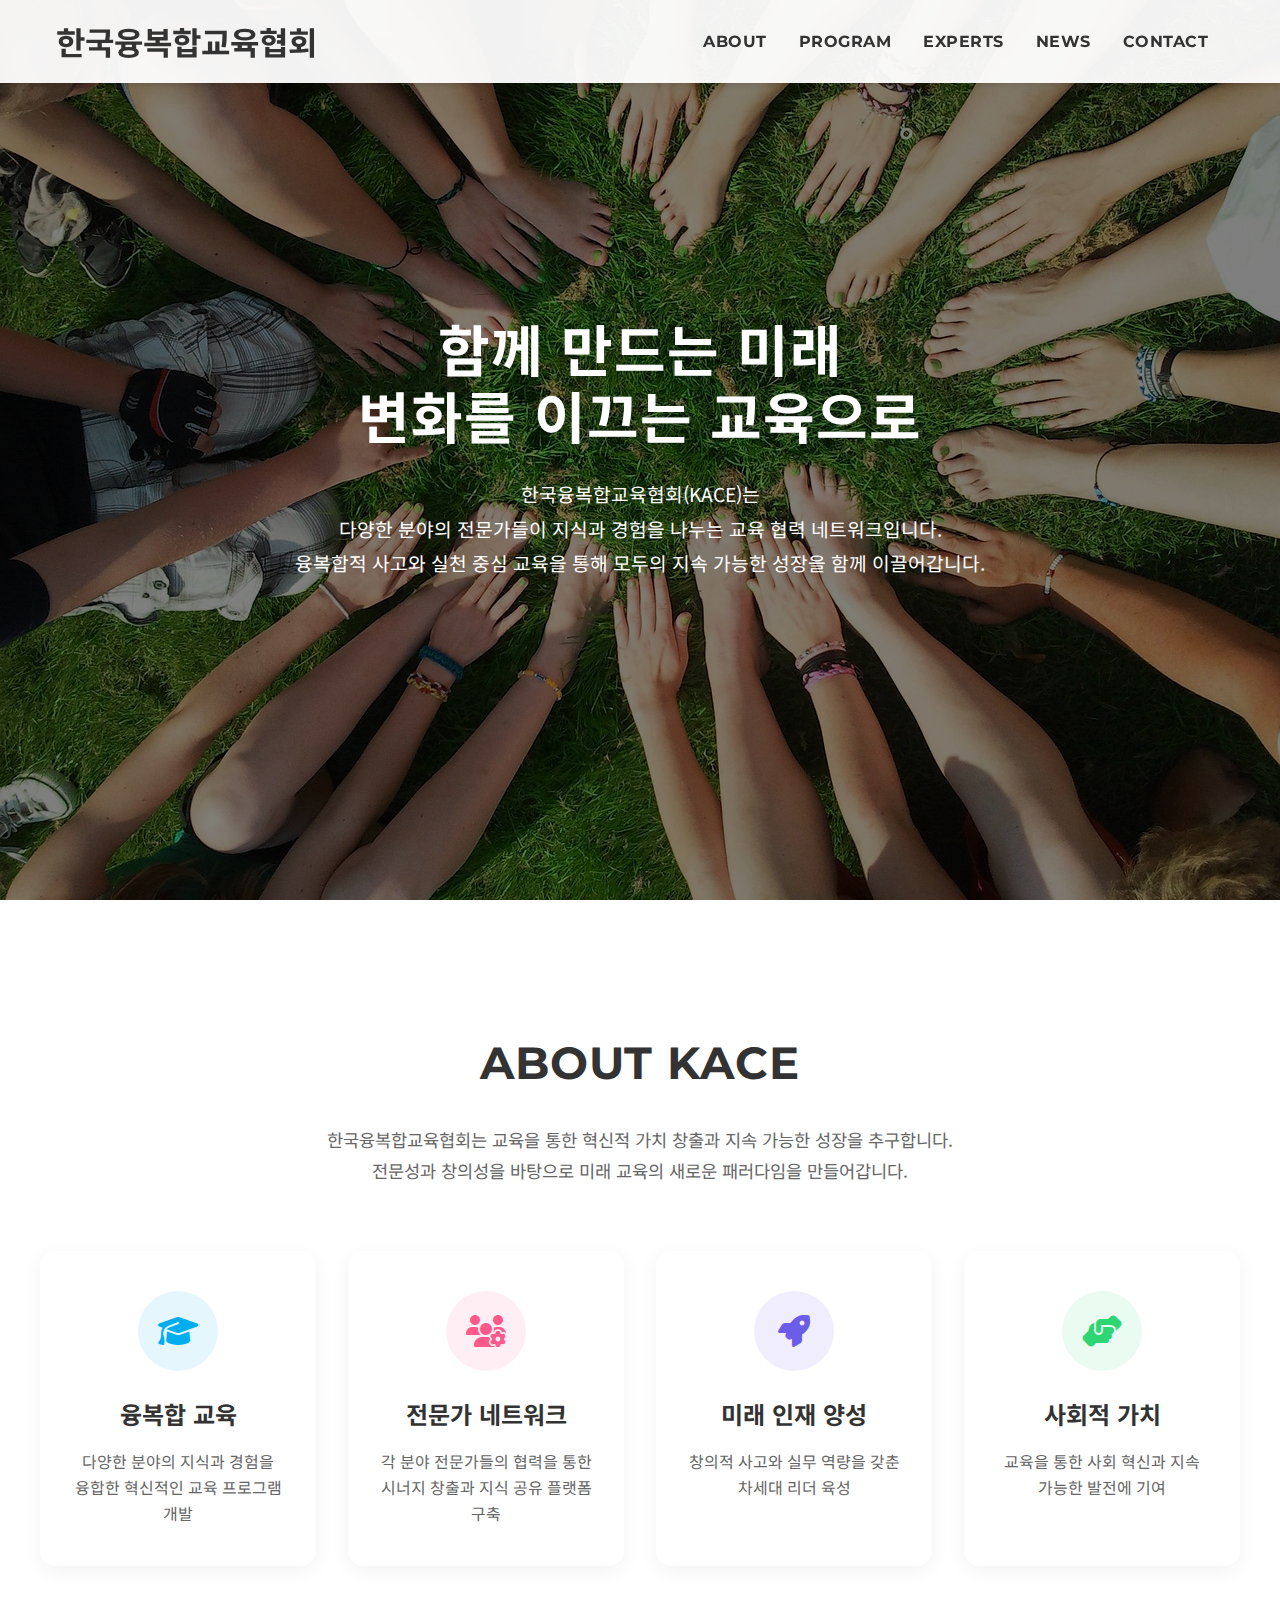
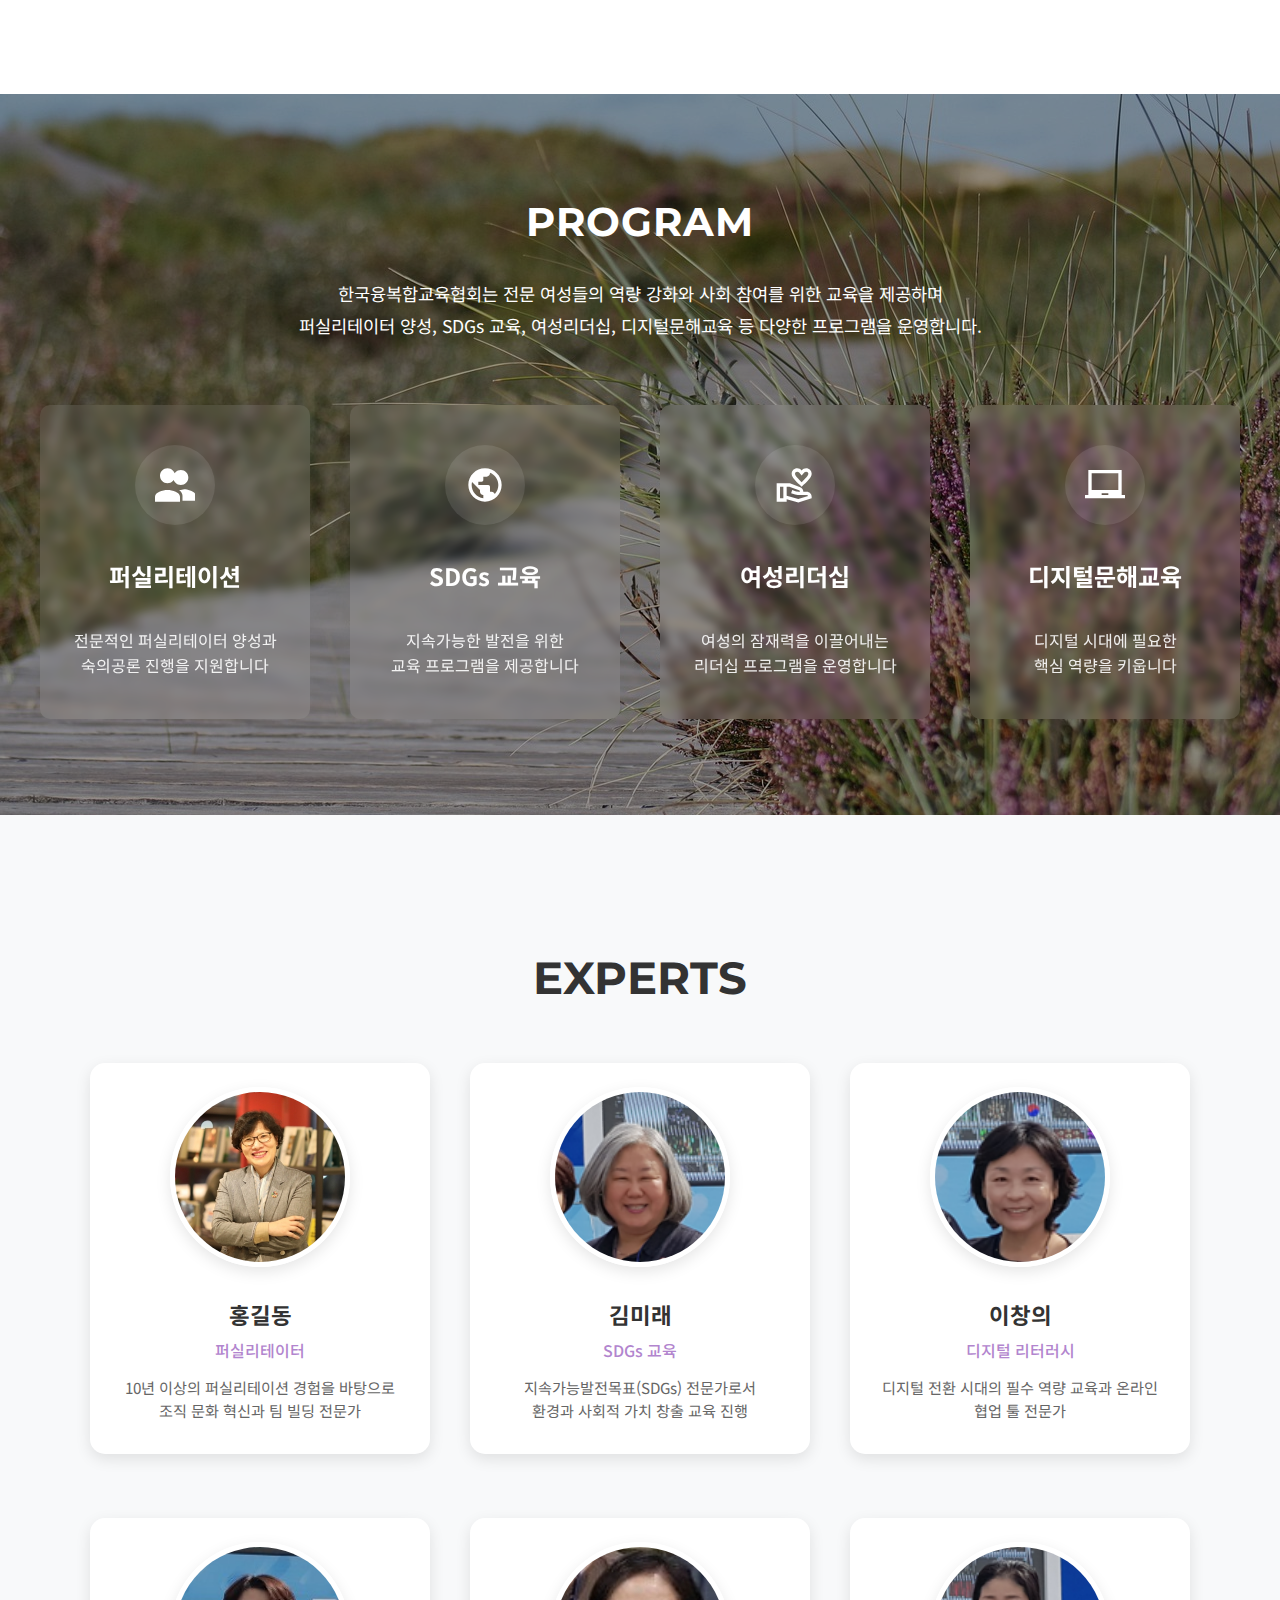
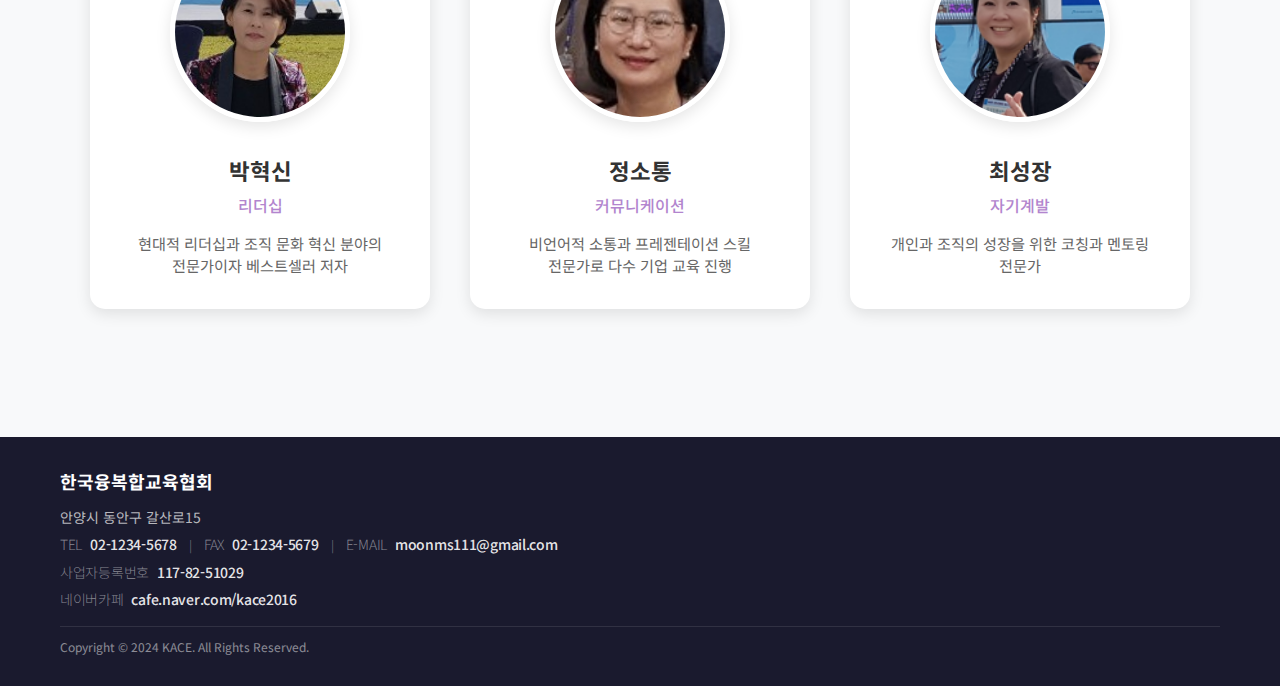
<file: index.html>
<!DOCTYPE html>
<html lang="ko">
<head>
    <meta charset="UTF-8">
    <meta name="viewport" content="width=device-width, initial-scale=1.0">
    <title>한국융복합교육협회 - KACE</title>
    <!-- Open Graph 메타 태그 추가 -->
    <meta property="og:title" content="한국융복합교육협회 - KACE">
    <meta property="og:description" content="여기를 눌러 링크를 확인하세요.">
    <meta property="og:image" content="https://arin4169.github.io/KACE/images/hiro.jpg">
    <meta property="og:type" content="website">
    <meta property="og:url" content="https://arin4169.github.io/KACE/">
    <link rel="stylesheet" href="style.css">
    <link href="https://fonts.googleapis.com/css2?family=Montserrat:wght@400;500;600;700&family=Noto+Sans+KR:wght@400;500;700&display=swap" rel="stylesheet">
    <link href="https://cdnjs.cloudflare.com/ajax/libs/font-awesome/6.5.1/css/all.min.css" rel="stylesheet">
</head>
<body>
    <!-- 헤더 -->
    <header class="header">
        <div class="header-inner">
            <h1 class="logo">
                <a href="index.html">한국융복합교육협회</a>
            </h1>
            <nav class="gnb">
                <ul>
                    <li><a href="#about">ABOUT</a></li>
                    <li><a href="#program">PROGRAM</a></li>
                    <li><a href="#experts">EXPERTS</a></li>
                    <li><a href="#news">NEWS</a></li>
                    <li><a href="#contact">CONTACT</a></li>
                </ul>
            </nav>
        </div>
    </header>

    <!-- 메인 비주얼 -->
    <section class="main-visual">
        <div class="visual-content">
            <h2>함께 만드는 미래<br>변화를 이끄는 교육으로</h2>
            <p>한국융복합교육협회(KACE)는<br>
                다양한 분야의 전문가들이 지식과 경험을 나누는 교육 협력 네트워크입니다.<br>
                융복합적 사고와 실천 중심 교육을 통해 모두의 지속 가능한 성장을 함께 이끌어갑니다.</p>
        </div>
    </section>

    <!-- 임팩트 섹션 -->
    <section class="impact" id="about">
        <h2>About KACE</h2>
        <p class="impact-desc">
            한국융복합교육협회는 교육을 통한 혁신적 가치 창출과 지속 가능한 성장을 추구합니다.<br>
            전문성과 창의성을 바탕으로 미래 교육의 새로운 패러다임을 만들어갑니다.
        </p>
        <div class="impact-grid">
            <div class="impact-item">
                <div class="impact-icon">
                    <i class="fas fa-graduation-cap"></i>
                </div>
                <h3>융복합 교육</h3>
                <p>다양한 분야의 지식과 경험을 융합한 혁신적인 교육 프로그램 개발</p>
            </div>
            <div class="impact-item">
                <div class="impact-icon">
                    <i class="fas fa-users-gear"></i>
                </div>
                <h3>전문가 네트워크</h3>
                <p>각 분야 전문가들의 협력을 통한 시너지 창출과 지식 공유 플랫폼 구축</p>
            </div>
            <div class="impact-item">
                <div class="impact-icon">
                    <i class="fas fa-rocket"></i>
                </div>
                <h3>미래 인재 양성</h3>
                <p>창의적 사고와 실무 역량을 갖춘 차세대 리더 육성</p>
            </div>
            <div class="impact-item">
                <div class="impact-icon">
                    <i class="fas fa-handshake-angle"></i>
                </div>
                <h3>사회적 가치</h3>
                <p>교육을 통한 사회 혁신과 지속 가능한 발전에 기여</p>
            </div>
        </div>
    </section>

    <!-- 비즈니스 섹션 -->
    <section class="business" id="program">
        <h2>PROGRAM</h2>
        <p class="business-desc">
            한국융복합교육협회는 전문 여성들의 역량 강화와 사회 참여를 위한 교육을 제공하며<br>
            퍼실리테이터 양성, SDGs 교육, 여성리더십, 디지털문해교육 등 다양한 프로그램을 운영합니다.
        </p>
        <div class="business-grid">
            <div class="business-item">
                <a href="facilitation.html" class="business-link">
                    <div class="icon-wrapper">
                        <svg class="business-icon" viewBox="0 0 24 24">
                            <path fill="currentColor" d="M15.5 12c2.5 0 4.5-2 4.5-4.5S18 3 15.5 3 11 5 11 7.5s2 4.5 4.5 4.5zm-8-10C5 2 3 4 3 6.5S5 11 7.5 11 12 9 12 6.5 10 2 7.5 2zm0 13C4.5 15 0 16.5 0 19v3h15v-3c0-2.5-4.5-4-7.5-4zm8 0c-.3 0-.7 0-1 .1 1.2.8 2 2 2 3.4v3h8v-3c0-2.5-4.5-4-7-4z"/>
                        </svg>
                    </div>
                    <h3>퍼실리테이션</h3>
                    <p>전문적인 퍼실리테이터 양성과<br>숙의공론 진행을 지원합니다</p>
                </a>
            </div>
            <div class="business-item">
                <a href="sdgs.html" class="business-link">
                    <div class="icon-wrapper">
                        <svg class="business-icon" viewBox="0 0 24 24">
                            <path fill="currentColor" d="M12 2C6.48 2 2 6.48 2 12s4.48 10 10 10 10-4.48 10-10S17.52 2 12 2zM4 12c0-.61.08-1.21.21-1.78L8.99 15v1c0 1.1.9 2 2 2v1.93C7.06 19.43 4 16.07 4 12zm13.89 5.4c-.26-.81-1-1.4-1.9-1.4h-1v-3c0-.55-.45-1-1-1h-6v-2h2c.55 0 1-.45 1-1V7h2c1.1 0 2-.9 2-2v-.41C17.92 5.77 20 8.65 20 12c0 2.08-.81 3.98-2.11 5.4z"/>
                        </svg>
                    </div>
                    <h3>SDGs 교육</h3>
                    <p>지속가능한 발전을 위한<br>교육 프로그램을 제공합니다</p>
                </a>
            </div>
            <div class="business-item">
                <a href="leadership.html" class="business-link">
                    <div class="icon-wrapper">
                        <svg class="business-icon" viewBox="0 0 24 24">
                            <path fill="currentColor" d="M16 13c3.09-2.81 6-5.44 6-7.7C22 3.45 20.55 2 18.7 2c-1.04 0-2.05.49-2.7 1.25C15.35 2.49 14.34 2 13.3 2 11.45 2 10 3.45 10 5.3c0 2.26 2.91 4.89 6 7.7zm-2.7-9c.44 0 .89.21 1.18.55L16 6.34l1.52-1.79c.29-.34.74-.55 1.18-.55.74 0 1.3.56 1.3 1.3 0 1.12-2.04 3.17-4 4.99-1.96-1.82-4-3.87-4-4.99 0-.74.56-1.3 1.3-1.3zM19 16h-2c0-1.2-.75-2.28-1.87-2.7L8.97 11H1v11h6v-1.44l7 1.94 8-2.5v-1c0-1.66-1.34-3-3-3zM3 20v-7h2v7H3zm10.97.41L7 18.48V13h1.61l5.82 2.17c.34.13.57.46.57.83 0 0-1.99-.05-2.3-.15l-2.38-.79-.63 1.9 2.38.79c.51.17 1.04.26 1.58.26H19c.39 0 .74.23.9.56l-5.93 1.84z"/>
                        </svg>
                    </div>
                    <h3>여성리더십</h3>
                    <p>여성의 잠재력을 이끌어내는<br>리더십 프로그램을 운영합니다</p>
                </a>
            </div>
            <div class="business-item">
                <a href="digital.html" class="business-link">
                    <div class="icon-wrapper">
                        <svg class="business-icon" viewBox="0 0 24 24">
                            <path fill="currentColor" d="M22 18V3H2v15H0v2h24v-2h-2zm-8 0h-4v-1h4v1zm6-3H4V5h16v10z"/>
                        </svg>
                    </div>
                    <h3>디지털문해교육</h3>
                    <p>디지털 시대에 필요한<br>핵심 역량을 키웁니다</p>
                </a>
            </div>
        </div>
    </section>

    <!-- EXPERTS 섹션 -->
    <section class="experts" id="experts">
        <h2>EXPERTS</h2>
        <div class="experts-grid">
            <div class="expert-card">
                <img src="images/expert1.jpg" alt="홍길동" class="expert-image">
                <div class="expert-info">
                    <h3 class="expert-name">홍길동</h3>
                    <p class="expert-field">퍼실리테이터</p>
                    <p class="expert-description">10년 이상의 퍼실리테이션 경험을 바탕으로 조직 문화 혁신과 팀 빌딩 전문가</p>
                </div>
            </div>
            <div class="expert-card">
                <img src="images/expert2.png" alt="김미래" class="expert-image">
                <div class="expert-info">
                    <h3 class="expert-name">김미래</h3>
                    <p class="expert-field">SDGs 교육</p>
                    <p class="expert-description">지속가능발전목표(SDGs) 전문가로서 환경과 사회적 가치 창출 교육 진행</p>
                </div>
            </div>
            <div class="expert-card">
                <img src="images/expert3.png" alt="이창의" class="expert-image">
                <div class="expert-info">
                    <h3 class="expert-name">이창의</h3>
                    <p class="expert-field">디지털 리터러시</p>
                    <p class="expert-description">디지털 전환 시대의 필수 역량 교육과 온라인 협업 툴 전문가</p>
                </div>
            </div>
            <div class="expert-card">
                <img src="images/expert4.png" alt="박혁신" class="expert-image">
                <div class="expert-info">
                    <h3 class="expert-name">박혁신</h3>
                    <p class="expert-field">리더십</p>
                    <p class="expert-description">현대적 리더십과 조직 문화 혁신 분야의 전문가이자 베스트셀러 저자</p>
                </div>
            </div>
            <div class="expert-card">
                <img src="images/expert5.jpg" alt="정소통" class="expert-image">
                <div class="expert-info">
                    <h3 class="expert-name">정소통</h3>
                    <p class="expert-field">커뮤니케이션</p>
                    <p class="expert-description">비언어적 소통과 프레젠테이션 스킬 전문가로 다수 기업 교육 진행</p>
                </div>
            </div>
            <div class="expert-card">
                <img src="images/expert6.png" alt="최성장" class="expert-image">
                <div class="expert-info">
                    <h3 class="expert-name">최성장</h3>
                    <p class="expert-field">자기계발</p>
                    <p class="expert-description">개인과 조직의 성장을 위한 코칭과 멘토링 전문가</p>
                </div>
            </div>
        </div>
    </section>

    <!-- 푸터 -->
    <footer class="footer">
        <div class="footer-inner">
            <div class="footer-info">
                <h2>한국융복합교육협회</h2>
                <p>안양시 동안구 갈산로15</p>
                <p class="contact-info">
                    <span><span class="label">TEL</span> <strong>02-1234-5678</strong></span>
                    <span class="divider">|</span>
                    <span><span class="label">FAX</span> <strong>02-1234-5679</strong></span>
                    <span class="divider">|</span>
                    <span><span class="label">E-MAIL</span> <strong>moonms111@gmail.com</strong></span>
                </p>
                <p class="business-info"><span class="label">사업자등록번호</span> <strong>117-82-51029</strong></p>
                <p class="cafe-info"><span class="label">네이버카페</span> <strong>cafe.naver.com/kace2016</strong></p>
            </div>
            <p class="copyright">Copyright © 2024 KACE. All Rights Reserved.</p>
        </div>
    </footer>
    <script>
        document.addEventListener('DOMContentLoaded', function() {
            const menuItems = document.querySelectorAll('.gnb a');
            const gnb = document.querySelector('.gnb');
            
            // 메뉴 활성화
            menuItems.forEach(item => {
                item.addEventListener('click', function(e) {
                    if (!item.closest('.submenu')) {
                        menuItems.forEach(menuItem => {
                            if (!menuItem.closest('.submenu')) {
                                menuItem.classList.remove('active');
                            }
                        });
                        this.classList.add('active');
                    }
                });
            });

            // 현재 URL의 해시값과 일치하는 메뉴 항목 활성화
            const hash = window.location.hash;
            if (hash) {
                const activeMenu = document.querySelector(`.gnb a[href="${hash}"]`);
                if (activeMenu && !activeMenu.closest('.submenu')) {
                    activeMenu.classList.add('active');
                }
            }
        });
    </script>
</body>
</html>
</file>
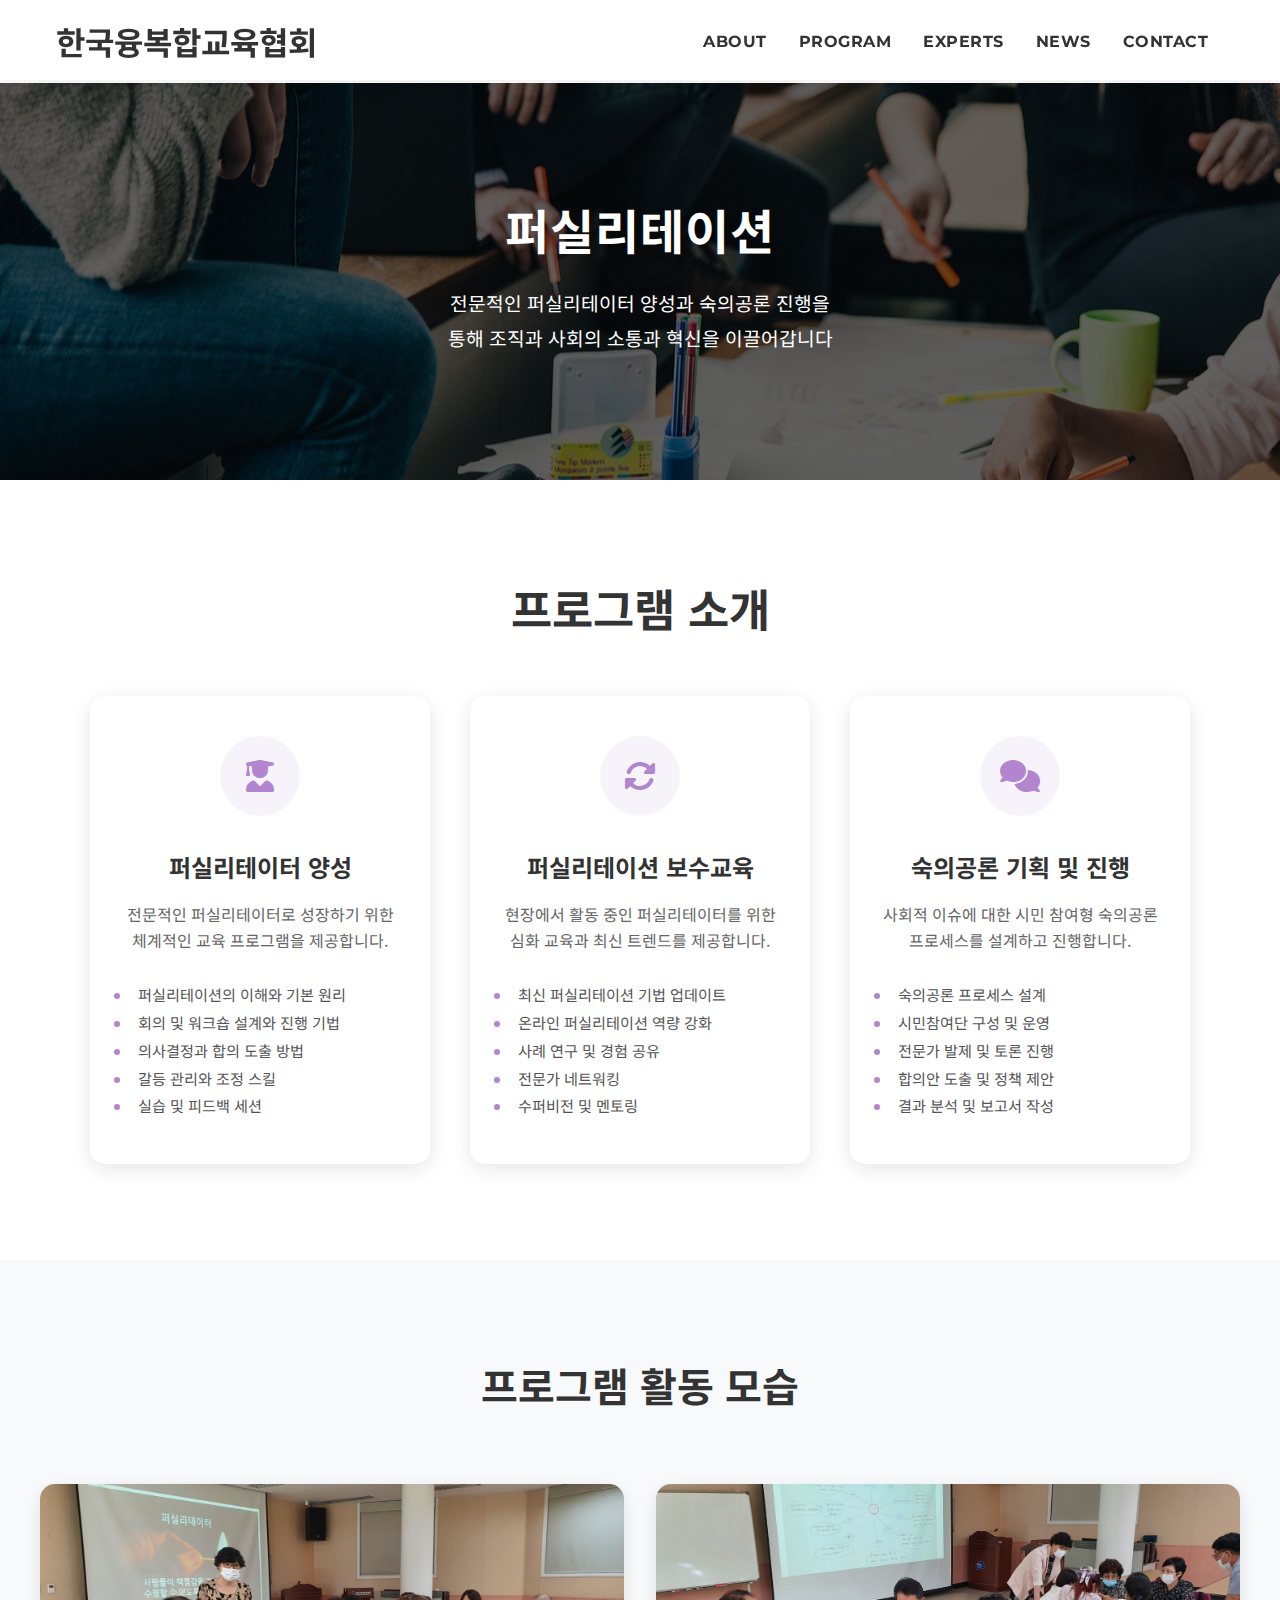
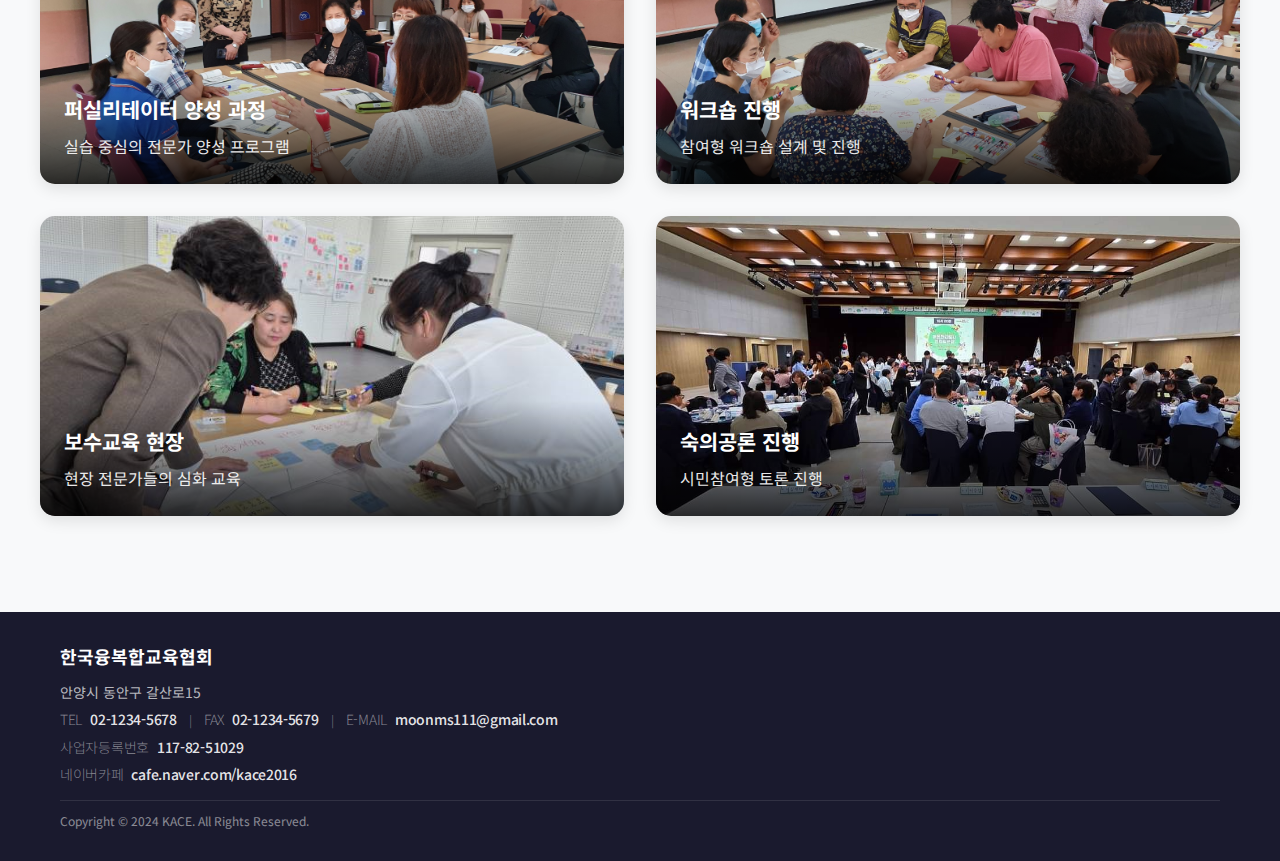
<file: facilitation.html>
<!DOCTYPE html>
<html lang="ko">
<head>
    <meta charset="UTF-8">
    <meta name="viewport" content="width=device-width, initial-scale=1.0">
    <title>퍼실리테이션 - 한국융복합교육협회</title>
    <link rel="stylesheet" href="style.css">
    <link href="https://fonts.googleapis.com/css2?family=Montserrat:wght@400;500;600;700&family=Noto+Sans+KR:wght@400;500;700&display=swap" rel="stylesheet">
    <link href="https://cdnjs.cloudflare.com/ajax/libs/font-awesome/6.5.1/css/all.min.css" rel="stylesheet">
</head>
<body>
    <!-- 헤더 -->
    <header class="header">
        <div class="header-inner">
            <h1 class="logo">
                <a href="index.html">한국융복합교육협회</a>
            </h1>
            <nav class="gnb">
                <ul>
                    <li><a href="index.html#about">ABOUT</a></li>
                    <li><a href="index.html#program">PROGRAM</a></li>
                    <li><a href="index.html#experts">EXPERTS</a></li>
                    <li><a href="index.html#news">NEWS</a></li>
                    <li><a href="index.html#contact">CONTACT</a></li>
                </ul>
            </nav>
        </div>
    </header>

    <!-- 서브 비주얼 -->
    <section class="sub-visual facilitation">
        <div class="visual-content">
            <h2>퍼실리테이션</h2>
            <p>전문적인 퍼실리테이터 양성과 숙의공론 진행을<br>통해 조직과 사회의 소통과 혁신을 이끌어갑니다</p>
        </div>
    </section>

    <!-- 프로그램 소개 제목 -->
    <section class="program-title">
        <div class="title-inner">
            <h2>프로그램 소개</h2>
        </div>
    </section>

    <!-- 프로그램 소개 -->
    <section class="program-detail">
        <div class="program-inner">
            <div class="program-card">
                <div class="program-icon">
                    <i class="fas fa-user-graduate"></i>
                </div>
                <h3>퍼실리테이터 양성</h3>
                <p>전문적인 퍼실리테이터로 성장하기 위한<br>체계적인 교육 프로그램을 제공합니다.</p>
                <ul class="program-features">
                    <li>퍼실리테이션의 이해와 기본 원리</li>
                    <li>회의 및 워크숍 설계와 진행 기법</li>
                    <li>의사결정과 합의 도출 방법</li>
                    <li>갈등 관리와 조정 스킬</li>
                    <li>실습 및 피드백 세션</li>
                </ul>
            </div>

            <div class="program-card">
                <div class="program-icon">
                    <i class="fas fa-sync-alt"></i>
                </div>
                <h3>퍼실리테이션 보수교육</h3>
                <p>현장에서 활동 중인 퍼실리테이터를 위한<br>심화 교육과 최신 트렌드를 제공합니다.</p>
                <ul class="program-features">
                    <li>최신 퍼실리테이션 기법 업데이트</li>
                    <li>온라인 퍼실리테이션 역량 강화</li>
                    <li>사례 연구 및 경험 공유</li>
                    <li>전문가 네트워킹</li>
                    <li>수퍼비전 및 멘토링</li>
                </ul>
            </div>

            <div class="program-card">
                <div class="program-icon">
                    <i class="fas fa-comments"></i>
                </div>
                <h3>숙의공론 기획 및 진행</h3>
                <p>사회적 이슈에 대한 시민 참여형 숙의공론 프로세스를 설계하고 진행합니다.</p>
                <ul class="program-features">
                    <li>숙의공론 프로세스 설계</li>
                    <li>시민참여단 구성 및 운영</li>
                    <li>전문가 발제 및 토론 진행</li>
                    <li>합의안 도출 및 정책 제안</li>
                    <li>결과 분석 및 보고서 작성</li>
                </ul>
            </div>
        </div>
    </section>

    <!-- 프로그램 이미지 갤러리 -->
    <section class="program-gallery">
        <div class="gallery-inner">
            <h2>프로그램 활동 모습</h2>
            <div class="gallery-grid">
                <div class="gallery-item">
                    <img src="images/ft1.jpg" alt="퍼실리테이터 양성 과정">
                    <div class="gallery-caption">
                        <h3>퍼실리테이터 양성 과정</h3>
                        <p>실습 중심의 전문가 양성 프로그램</p>
                    </div>
                </div>
                <div class="gallery-item">
                    <img src="images/ft2.jpg" alt="워크숍 진행">
                    <div class="gallery-caption">
                        <h3>워크숍 진행</h3>
                        <p>참여형 워크숍 설계 및 진행</p>
                    </div>
                </div>
                <div class="gallery-item">
                    <img src="images/ft3.png" alt="보수교육 현장">
                    <div class="gallery-caption">
                        <h3>보수교육 현장</h3>
                        <p>현장 전문가들의 심화 교육</p>
                    </div>
                </div>
                <div class="gallery-item">
                    <img src="images/ft4.jpg" alt="숙의공론 진행">
                    <div class="gallery-caption">
                        <h3>숙의공론 진행</h3>
                        <p>시민참여형 토론 진행</p>
                    </div>
                </div>
            </div>
        </div>
    </section>

    <!-- 푸터 -->
    <footer class="footer">
        <div class="footer-inner">
            <div class="footer-info">
                <h2>한국융복합교육협회</h2>
                <p>안양시 동안구 갈산로15</p>
                <p class="contact-info">
                    <span><span class="label">TEL</span> <strong>02-1234-5678</strong></span>
                    <span class="divider">|</span>
                    <span><span class="label">FAX</span> <strong>02-1234-5679</strong></span>
                    <span class="divider">|</span>
                    <span><span class="label">E-MAIL</span> <strong>moonms111@gmail.com</strong></span>
                </p>
                <p class="business-info"><span class="label">사업자등록번호</span> <strong>117-82-51029</strong></p>
                <p class="cafe-info"><span class="label">네이버카페</span> <strong>cafe.naver.com/kace2016</strong></p>
            </div>
            <p class="copyright">Copyright © 2024 KACE. All Rights Reserved.</p>
        </div>
    </footer>
</body>
</html>
</file>
<file: style.css>
/* 공통 스타일 */
* {
    margin: 0;
    padding: 0;
    box-sizing: border-box;
}

body {
    font-family: 'Noto Sans KR', sans-serif;
    line-height: 1.6;
    color: #333;
}

/* 영문 폰트 적용 */
.gnb a {
    font-family: 'Montserrat', 'Noto Sans KR', sans-serif;
    color: #333;
    text-decoration: none;
    font-weight: 700;
    transition: all 0.3s;
    padding: 0.5rem 0;
    text-transform: uppercase;
    letter-spacing: 0.5px;
}

.impact h2,
.business h2,
.visual-content h2 {
    font-family: 'Montserrat', 'Noto Sans KR', sans-serif;
    text-transform: uppercase;
    letter-spacing: 1px;
}

/* 헤더 스타일 */
.header {
    position: fixed;
    top: 0;
    left: 0;
    width: 100%;
    background: rgba(255, 255, 255, 0.95);
    box-shadow: 0 2px 5px rgba(0, 0, 0, 0.1);
    z-index: 1000;
}

.header-inner {
    max-width: 1200px;
    margin: 0 auto;
    padding: 1rem 2rem 1rem 1rem;  /* top right bottom left */
    display: flex;
    justify-content: space-between;
    align-items: center;
}

.logo a {
    font-size: 32gpx;
    font-weight: 700;
    color: #333;
    text-decoration: none;
}

.gnb ul {
    display: flex;
    list-style: none;
    gap: 2rem;
}

.gnb a:hover {
    color: #B285CE;
}

.gnb a:active {
    color: #B285CE;
}

.gnb a.active {
    color: #B285CE;
    position: relative;
}

.gnb a.active::after {
    content: '';
    position: absolute;
    bottom: -4px;
    left: 50%;
    transform: translateX(-50%);
    width: 100%;
    height: 2px;
    background-color: #B285CE;
}

/* 메인 비주얼 스타일 */
.main-visual {
    position: relative;
    height: 100vh;
    background: url('images/hiro.jpg') no-repeat center center;
    background-size: cover;
    display: flex;
    align-items: center;
    text-align: center;
}

.main-visual::before {
    content: '';
    position: absolute;
    top: 0;
    left: 0;
    width: 100%;
    height: 100%;
    background: rgba(0, 0, 0, 0.5);
}

.visual-content {
    position: relative;
    max-width: 1200px;
    margin: 0 auto;
    padding: 2rem;
    color: #fff;
    z-index: 1;
}

.visual-content h2 {
    font-size: 3.5rem;
    font-weight: 700;
    margin-bottom: 1.5rem;
    line-height: 1.2;
}

.visual-content p {
    font-size: 1.2rem;
    max-width: 800px;
    margin: 0 auto;
    line-height: 1.8;
}

/* 임팩트 섹션 스타일 */
.impact {
    padding: 8rem 2rem;
    background: #fff;
    text-align: center;
}

.impact h2 {
    font-size: 2.8rem;
    margin-bottom: 1.5rem;
    color: #333;
    font-weight: 700;
}

.impact-desc {
    max-width: 800px;
    margin: 0 auto 4rem;
    font-size: 1.1rem;
    color: #666;
    line-height: 1.8;
}

.impact-grid {
    max-width: 1200px;
    margin: 0 auto;
    display: grid;
    grid-template-columns: repeat(4, 1fr);
    gap: 2rem;
}

.impact-item {
    padding: 2.5rem 1.5rem;
    background: #fff;
    border-radius: 15px;
    box-shadow: 0 5px 20px rgba(0, 0, 0, 0.05);
    transition: all 0.3s ease;
}

.impact-item:hover {
    transform: translateY(-5px);
    box-shadow: 0 8px 25px rgba(0, 0, 0, 0.1);
}

.impact-icon {
    width: 80px;
    height: 80px;
    margin: 0 auto 1.5rem;
    border-radius: 50%;
    display: flex;
    align-items: center;
    justify-content: center;
}

.impact-item:nth-child(1) .impact-icon {
    background: rgba(0, 174, 239, 0.1);
    color: #00AEEF;
}

.impact-item:nth-child(2) .impact-icon {
    background: rgba(255, 88, 139, 0.1);
    color: #FF588B;
}

.impact-item:nth-child(3) .impact-icon {
    background: rgba(108, 92, 231, 0.1);
    color: #6C5CE7;
}

.impact-item:nth-child(4) .impact-icon {
    background: rgba(46, 213, 115, 0.1);
    color: #2ED573;
}

.impact-icon i {
    font-size: 2rem;
}

.impact-item h3 {
    font-size: 1.5rem;
    color: #333;
    margin-bottom: 1rem;
    font-weight: 700;
}

.impact-item p {
    font-size: 1rem;
    color: #666;
    line-height: 1.6;
    word-break: keep-all;
}

/* 비즈니스 섹션 스타일 */
.business {
    padding: 6rem 2rem;
    text-align: center;
    position: relative;
    background: url('images/program.jpg') no-repeat center center;
    background-size: cover;
    color: #fff;
}

.business::before {
    content: '';
    position: absolute;
    top: 0;
    left: 0;
    width: 100%;
    height: 100%;
    background: rgba(0, 0, 0, 0.4);  /* 0.7에서 0.4로 투명도 증가 */
    z-index: 1;
}

.business h2,
.business-desc,
.business-grid {
    position: relative;
    z-index: 2;
}

.business h2 {
    font-size: 2.5rem;
    margin-bottom: 1.5rem;
    color: #fff;
}

.business-desc {
    max-width: 800px;
    margin: 0 auto 4rem;
    font-size: 1.1rem;
    color: #fff;
    line-height: 1.8;
}

.business-grid {
    max-width: 1200px;
    margin: 0 auto;
    display: grid;
    grid-template-columns: repeat(4, 1fr);
    gap: 2.5rem;
}

.business-item {
    background: rgba(255, 255, 255, 0.1);
    padding: 2.5rem 2rem;
    border-radius: 10px;
    backdrop-filter: blur(5px);
    transition: all 0.3s ease;
    position: relative;
}

.business-item:hover {
    background: rgba(255, 255, 255, 0.2);
    transform: translateY(-5px);
}

.icon-wrapper {
    width: 80px;
    height: 80px;
    margin: 0 auto 2rem;
    display: flex;
    align-items: center;
    justify-content: center;
    background: rgba(255, 255, 255, 0.1);
    border-radius: 50%;
}

.business-icon {
    width: 40px;
    height: 40px;
    color: #fff;
}

.business-item h3 {
    font-size: 1.5rem;
    color: #fff;
    margin-bottom: 2rem;
}

.business-item p {
    font-size: 1rem;
    color: rgba(255, 255, 255, 0.9);
    line-height: 1.6;
}

/* 비즈니스 아이템 링크 스타일 */
.business-link {
    text-decoration: none;
    color: inherit;
    display: block;
    height: 100%;
    width: 100%;
    position: relative;
    z-index: 2;
}

/* 서브 비주얼 스타일 */
.sub-visual {
    position: relative;
    height: 400px;
    background-size: cover;
    display: flex;
    align-items: center;
    text-align: center;
    margin-top: 80px;
}

/* 각 서브페이지별 배경 이미지 */
.sub-visual.facilitation {
    background: linear-gradient(rgba(0, 0, 0, 0.6), rgba(0, 0, 0, 0.6)), url('images/sub1.jpg') no-repeat center center;
    background-size: cover;
}

.sub-visual.sdgs {
    background: linear-gradient(rgba(0, 0, 0, 0.6), rgba(0, 0, 0, 0.6)), url('images/sub2.jpg') no-repeat center center;
    background-size: cover;
}

.sub-visual.leadership {
    background: linear-gradient(rgba(0, 0, 0, 0.6), rgba(0, 0, 0, 0.6)), url('images/sub3.jpg') no-repeat center center;
    background-size: cover;
}

.sub-visual.digital {
    background: linear-gradient(rgba(0, 0, 0, 0.6), rgba(0, 0, 0, 0.6)), url('images/sub4.jpg') no-repeat center center;
    background-size: cover;
}

.sub-visual .visual-content {
    position: relative;
    max-width: 1200px;
    margin: 0 auto;
    padding: 2rem;
    color: #fff;
    z-index: 1;
}

.sub-visual h2 {
    font-size: 3rem;
    font-weight: 700;
    margin-bottom: 1.5rem;
    font-family: 'Montserrat', 'Noto Sans KR', sans-serif;
}

.sub-visual p {
    font-size: 1.2rem;
    line-height: 1.8;
}

/* 프로그램 상세 스타일 */
.program-detail {
    padding: 3rem 2rem 6rem;
    background: #f8f9fa;
}

.program-inner {
    max-width: 1100px;
    margin: 0 auto;
    display: grid;
    grid-template-columns: repeat(3, 1fr);
    gap: 1.5rem;
    margin-top: 2rem;
}

.program-card {
    background: #fff;
    padding: 2.5rem 1.5rem;
    border-radius: 15px;
    box-shadow: 0 5px 20px rgba(0, 0, 0, 0.1);
    transition: all 0.3s ease;
    cursor: pointer;
}

.program-card:hover {
    transform: translateY(-5px);
    box-shadow: 0 8px 25px rgba(178, 133, 206, 0.3);
}

.program-icon {
    width: 80px;
    height: 80px;
    margin: 0 auto 2rem;
    background: rgba(178, 133, 206, 0.1);
    color: #B285CE;
    border-radius: 50%;
    display: flex;
    align-items: center;
    justify-content: center;
}

.program-icon i {
    font-size: 2rem;
}

.program-card h3 {
    font-size: 1.5rem;
    color: #333;
    margin-bottom: 1rem;
    text-align: center;
}

.program-card p {
    font-size: 1rem;
    color: #666;
    margin-bottom: 2rem;
    text-align: center;
    word-break: keep-all;
    line-height: 1.6;
}

.program-features {
    list-style: none;
    padding: 0;
}

.program-features li {
    position: relative;
    padding-left: 1.5rem;
    margin-bottom: 0.5rem;
    color: #555;
    font-size: 0.95rem;
    line-height: 1.3;
}

.program-features li::before {
    content: '';
    position: absolute;
    left: 0;
    top: 0.5rem;
    width: 6px;
    height: 6px;
    background: #B285CE;
    border-radius: 50%;
}

/* 푸터 스타일 */
.footer {
    background-color: #1A1A2E;
    color: #fff;
    padding: 30px 0;
}

.footer-inner {
    max-width: 1200px;
    margin: 0 auto;
    padding: 0 20px;
}

.footer-info {
    margin-bottom: 15px;
}

.footer-info h2 {
    font-size: 18px;
    margin-bottom: 10px;
    font-weight: 700;
}

.footer-info p {
    font-size: 14px;
    margin: 5px 0;
    color: rgba(255, 255, 255, 0.7);
    font-weight: normal;
}

.footer-info .contact-info {
    display: flex;
    align-items: center;
    gap: 12px;
    margin: 5px 0;
    color: rgba(255, 255, 255, 0.7);
}

.footer-info .label {
    color: rgba(255, 255, 255, 0.5);
    font-weight: 200;
    font-size: 14px;
    letter-spacing: -0.02em;
}

.footer-info strong {
    color: rgba(255, 255, 255, 0.9);
    font-weight: 500;
    font-size: 14px;
    letter-spacing: -0.02em;
    margin-left: 4px;
}

.footer-info .contact-info .divider {
    color: rgba(255, 255, 255, 0.3);
    font-size: 12px;
}

.footer-info .business-info,
.footer-info .cafe-info {
    font-size: 14px;
    margin: 5px 0;
    letter-spacing: -0.02em;
}

.copyright {
    font-size: 12px;
    color: rgba(255, 255, 255, 0.5);
    text-align: left;
    margin-top: 10px;
    padding-top: 10px;
    border-top: 1px solid rgba(255, 255, 255, 0.1);
}

/* EXPERTS 섹션 스타일 */
.experts {
    padding: 8rem 2rem;
    background: #f8f9fa;
}

.experts h2 {
    text-align: center;
    font-size: 2.8rem;
    margin-bottom: 3rem;
    color: #333;
    font-weight: 700;
    font-family: 'Montserrat', 'Noto Sans KR', sans-serif;
}

.experts-grid {
    max-width: 1100px;
    margin: 0 auto;
    display: grid;
    grid-template-columns: repeat(3, 1fr);
    gap: 2.5rem;
    row-gap: 4rem;
}

.expert-card {
    background: #fff;
    border-radius: 15px;
    overflow: visible;
    box-shadow: 0 5px 15px rgba(0, 0, 0, 0.1);
    transition: transform 0.3s ease;
    padding: 1.5rem 1.5rem;
    text-align: center;
}

.expert-card:hover {
    transform: translateY(-10px);
}

.expert-image {
    width: 180px;
    height: 180px;
    border-radius: 50%;
    object-fit: cover;
    margin: 0 auto 1rem;
    border: 5px solid #fff;
    box-shadow: 0 5px 15px rgba(0, 0, 0, 0.1);
}

.expert-info {
    padding: 0.5rem;
    text-align: center;
}

.expert-name {
    font-size: 1.4rem;
    font-weight: 700;
    margin-bottom: 0.3rem;
    color: #333;
}

.expert-field {
    font-size: 1rem;
    color: #B285CE;
    margin-bottom: 0.8rem;
    font-weight: 500;
}

.expert-description {
    font-size: 0.95rem;
    color: #666;
    line-height: 1.5;
    word-break: keep-all;
}

/* 프로그램 이미지 갤러리 스타일 */
.program-gallery {
    padding: 6rem 2rem;
    background: #f8f9fa;
}

.gallery-inner {
    max-width: 1200px;
    margin: 0 auto;
}

.program-gallery h2 {
    font-size: 2.5rem;
    text-align: center;
    margin-bottom: 4rem;
    color: #333;
    font-family: 'Montserrat', 'Noto Sans KR', sans-serif;
}

.gallery-grid {
    display: grid;
    grid-template-columns: repeat(2, 1fr);
    gap: 2rem;
}

.gallery-item {
    position: relative;
    border-radius: 15px;
    overflow: hidden;
    box-shadow: 0 5px 15px rgba(0, 0, 0, 0.1);
    transition: all 0.3s ease;
}

.gallery-item:hover {
    transform: translateY(-5px);
    box-shadow: 0 8px 25px rgba(0, 0, 0, 0.15);
}

.gallery-item img {
    width: 100%;
    height: 300px;
    object-fit: cover;
    display: block;
    transition: transform 0.3s ease;
}

.gallery-item:hover img {
    transform: scale(1.05);
}

.gallery-caption {
    position: absolute;
    bottom: 0;
    left: 0;
    right: 0;
    padding: 1.5rem;
    background: linear-gradient(transparent, rgba(0, 0, 0, 0.8));
    color: #fff;
}

.gallery-caption h3 {
    font-size: 1.3rem;
    margin-bottom: 0.5rem;
}

.gallery-caption p {
    font-size: 1rem;
    opacity: 0.9;
}

/* 갤러리 반응형 스타일 */
@media (max-width: 1024px) {
    .business-grid {
        grid-template-columns: repeat(2, 1fr);
    }
    .experts-grid {
        grid-template-columns: repeat(2, 1fr);
    }
    .program-inner {
        grid-template-columns: repeat(2, 1fr);
    }
}

@media (max-width: 768px) {
    .visual-content h2 {
        font-size: 2.5rem;
    }
    
    .impact-grid {
        grid-template-columns: 1fr;
    }
    
    .business-grid {
        grid-template-columns: 1fr;
    }
    
    .gnb {
        display: none;
    }
    .experts-grid {
        grid-template-columns: 1fr;
    }
    
    .expert-image {
        height: 250px;
    }
    .sub-visual {
        height: 300px;
    }

    .sub-visual h2 {
        font-size: 2.5rem;
    }

    .program-inner {
        grid-template-columns: 1fr;
    }

    .program-card {
        padding: 2rem 1.5rem;
    }

    .gallery-grid {
        grid-template-columns: 1fr;
    }

    .gallery-item img {
        height: 250px;
    }

    .program-gallery h2 {
        font-size: 2rem;
    }
} 

.section-title {
    text-align: center;
    margin-bottom: 4rem;
}

.section-title h2 {
    font-size: 2.5rem;
    color: #333;
    margin-bottom: 1rem;
    font-family: 'Montserrat', 'Noto Sans KR', sans-serif;
}

.section-title p {
    font-size: 1.2rem;
    color: #666;
    line-height: 1.8;
    word-break: keep-all;
}

/* 반응형에서 제목 스타일 조정 */
@media (max-width: 768px) {
    .section-title {
        margin-bottom: 3rem;
    }

    .section-title h2 {
        font-size: 2rem;
    }

    .section-title p {
        font-size: 1.1rem;
        padding: 0 1rem;
    }
} 

.program-title {
    padding: 6rem 2rem 2rem;
    text-align: center;
}

.title-inner {
    max-width: 1200px;
    margin: 0 auto;
}

.program-title h2 {
    font-size: 2.8rem;
    color: #333;
    font-family: 'Montserrat', 'Noto Sans KR', sans-serif;
    font-weight: 700;
    margin-bottom: 1rem;
}

.program-title p {
    font-size: 1.2rem;
    color: #666;
    line-height: 1.8;
    word-break: keep-all;
}

/* 프로그램 상세 섹션 스타일 수정 */
.program-detail {
    padding: 0 2rem 6rem;
    background: #fff;
}

.program-inner {
    max-width: 1100px;
    margin: 0 auto;
    display: grid;
    grid-template-columns: repeat(3, 1fr);
    gap: 2.5rem;
    margin-top: 0rem;
}

/* 반응형 스타일 */
@media (max-width: 768px) {
    .program-inner {
        margin-top: 1.5rem;
    }
    
    .program-title h2,
    .program-gallery h2 {
        margin-bottom: 1.5rem;
    }
} 

/* 프로그램 이미지 갤러리 스타일 */
.program-gallery {
    padding: 6rem 2rem;
    background: #f8f9fa;
} 

/* 모바일 환경 대응 */
@media (max-width: 768px) {
    .business-link {
        padding: 1rem;
        display: flex;
        flex-direction: column;
        align-items: center;
    }
    
    .business-item {
        width: 100%;
    }
}
</file>
